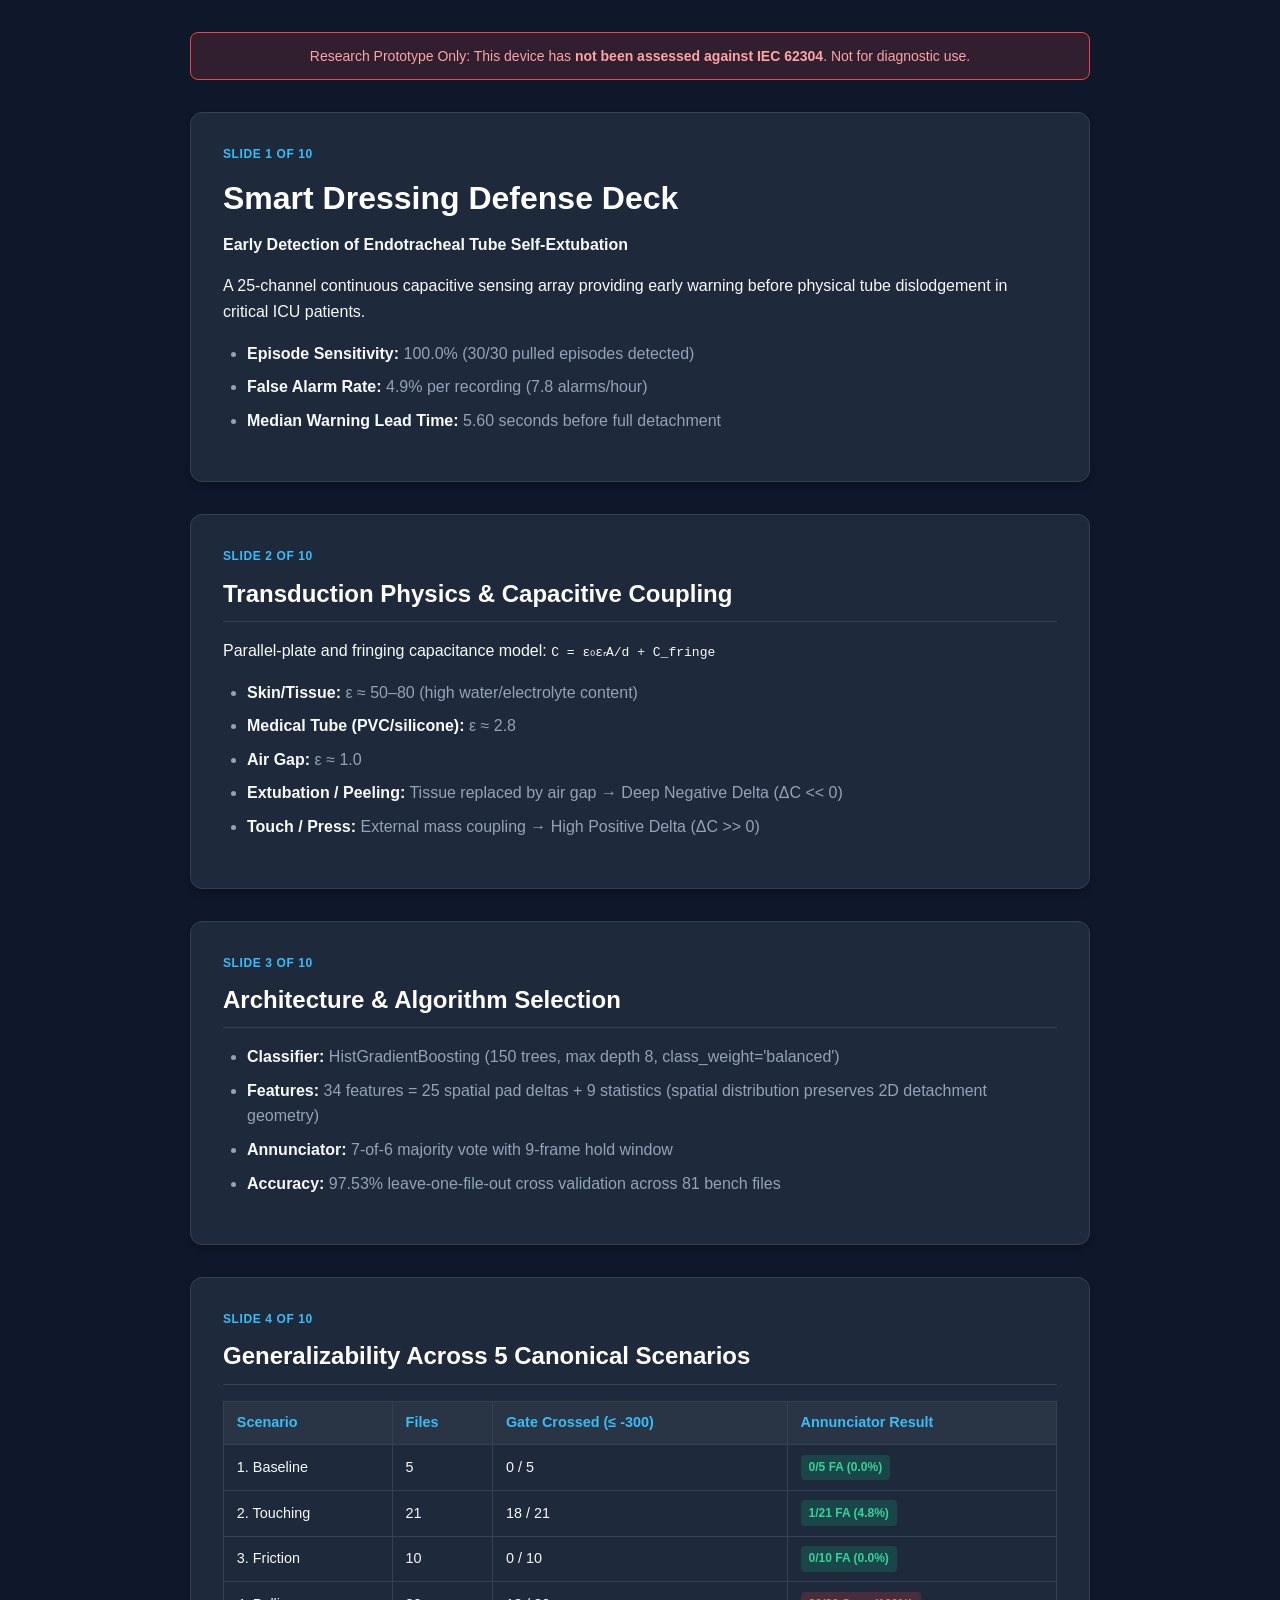
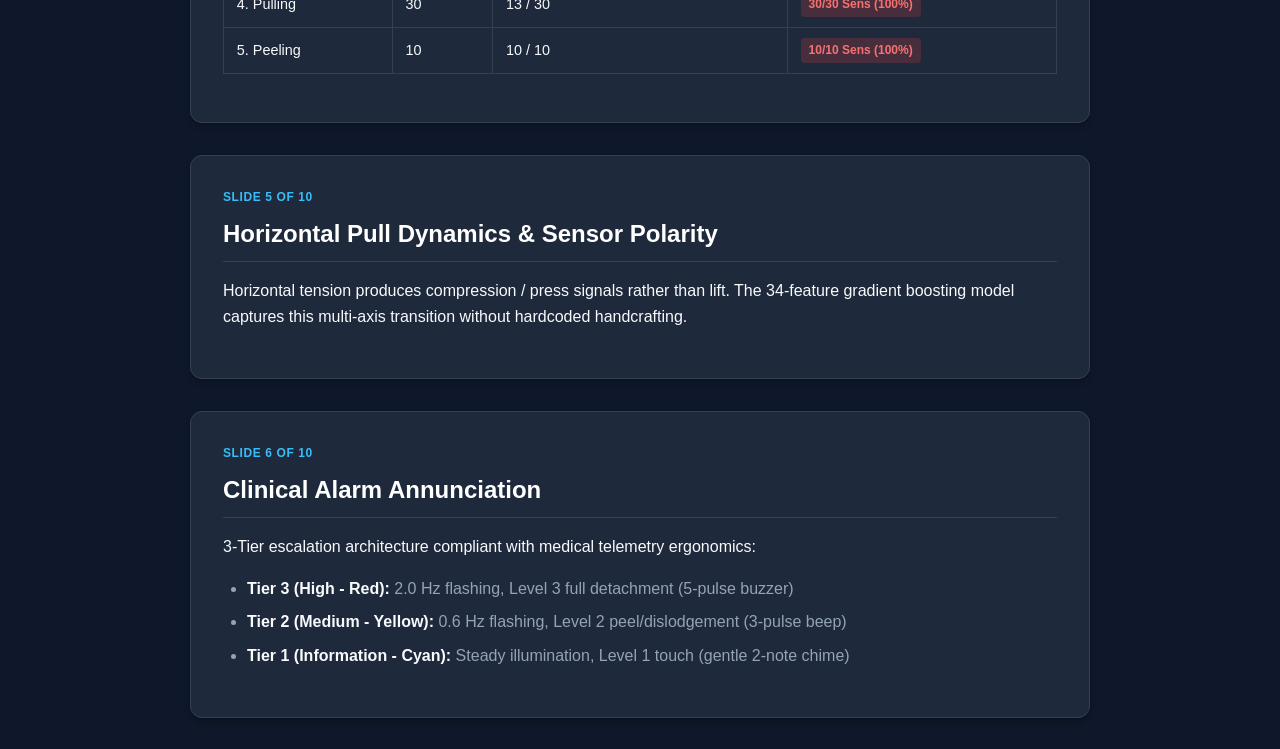
<file: docs/presentation_deck.html>
<!DOCTYPE html>
<html lang="en">
<head>
  <meta charset="UTF-8">
  <meta name="viewport" content="width=device-width, initial-scale=1.0">
  <title>Smart Dressing Defense Deck</title>
  <style>
    :root {
      --bg: #0f172a;
      --card-bg: #1e293b;
      --text: #f8fafc;
      --text-muted: #94a3b8;
      --primary: #38bdf8;
      --accent: #f59e0b;
      --danger: #ef4444;
      --success: #10b981;
      --border: #334155;
    }
    * { box-sizing: border-box; margin: 0; padding: 0; }
    body {
      font-family: -apple-system, BlinkMacSystemFont, "Segoe UI", Roboto, Helvetica, Arial, sans-serif;
      background: var(--bg);
      color: var(--text);
      line-height: 1.6;
      padding: 2rem 1rem;
    }
    .deck-container {
      max-width: 900px;
      margin: 0 auto;
      display: flex;
      flex-direction: column;
      gap: 2rem;
    }
    .disclaimer-banner {
      background: rgba(239, 68, 68, 0.15);
      border: 1px solid var(--danger);
      color: #fca5a5;
      padding: 0.75rem 1rem;
      border-radius: 8px;
      font-size: 0.875rem;
      text-align: center;
    }
    .slide-card {
      background: var(--card-bg);
      border: 1px solid var(--border);
      border-radius: 12px;
      padding: 2rem;
      box-shadow: 0 4px 6px -1px rgba(0, 0, 0, 0.3);
    }
    .slide-num {
      font-size: 0.75rem;
      text-transform: uppercase;
      letter-spacing: 0.05em;
      color: var(--primary);
      margin-bottom: 0.5rem;
      font-weight: 700;
    }
    h1 { font-size: 2rem; margin-bottom: 0.5rem; color: #fff; }
    h2 { font-size: 1.5rem; margin-bottom: 1rem; color: #fff; border-bottom: 1px solid var(--border); padding-bottom: 0.5rem; }
    p { margin-bottom: 1rem; color: var(--text); }
    ul { margin-left: 1.5rem; margin-bottom: 1rem; }
    li { margin-bottom: 0.5rem; color: var(--text-muted); }
    li strong { color: var(--text); }
    table {
      width: 100%;
      border-collapse: collapse;
      margin: 1rem 0;
      font-size: 0.9rem;
    }
    th, td {
      border: 1px solid var(--border);
      padding: 0.6rem 0.8rem;
      text-align: left;
    }
    th { background: rgba(255, 255, 255, 0.05); color: var(--primary); }
    .badge {
      display: inline-block;
      padding: 0.2rem 0.5rem;
      border-radius: 4px;
      font-size: 0.75rem;
      font-weight: 600;
    }
    .badge-success { background: rgba(16, 185, 129, 0.2); color: #34d399; }
    .badge-danger { background: rgba(239, 68, 68, 0.2); color: #f87171; }
  </style>
</head>
<body>
  <div class="deck-container">
    <div class="disclaimer-banner">
      Research Prototype Only: This device has <strong>not been assessed against IEC 62304</strong>. Not for diagnostic use.
    </div>

    <!-- Slide 1 -->
    <div class="slide-card">
      <div class="slide-num">Slide 1 of 10</div>
      <h1>Smart Dressing Defense Deck</h1>
      <p><strong>Early Detection of Endotracheal Tube Self-Extubation</strong></p>
      <p>A 25-channel continuous capacitive sensing array providing early warning before physical tube dislodgement in critical ICU patients.</p>
      <ul>
        <li><strong>Episode Sensitivity:</strong> 100.0% (30/30 pulled episodes detected)</li>
        <li><strong>False Alarm Rate:</strong> 4.9% per recording (7.8 alarms/hour)</li>
        <li><strong>Median Warning Lead Time:</strong> 5.60 seconds before full detachment</li>
      </ul>
    </div>

    <!-- Slide 2 -->
    <div class="slide-card">
      <div class="slide-num">Slide 2 of 10</div>
      <h2>Transduction Physics & Capacitive Coupling</h2>
      <p>Parallel-plate and fringing capacitance model: <code>C = ε₀εᵣA/d + C_fringe</code></p>
      <ul>
        <li><strong>Skin/Tissue:</strong> ε ≈ 50–80 (high water/electrolyte content)</li>
        <li><strong>Medical Tube (PVC/silicone):</strong> ε ≈ 2.8</li>
        <li><strong>Air Gap:</strong> ε ≈ 1.0</li>
        <li><strong>Extubation / Peeling:</strong> Tissue replaced by air gap → Deep Negative Delta (ΔC &lt;&lt; 0)</li>
        <li><strong>Touch / Press:</strong> External mass coupling → High Positive Delta (ΔC &gt;&gt; 0)</li>
      </ul>
    </div>

    <!-- Slide 3 -->
    <div class="slide-card">
      <div class="slide-num">Slide 3 of 10</div>
      <h2>Architecture & Algorithm Selection</h2>
      <ul>
        <li><strong>Classifier:</strong> HistGradientBoosting (150 trees, max depth 8, class_weight='balanced')</li>
        <li><strong>Features:</strong> 34 features = 25 spatial pad deltas + 9 statistics (spatial distribution preserves 2D detachment geometry)</li>
        <li><strong>Annunciator:</strong> 7-of-6 majority vote with 9-frame hold window</li>
        <li><strong>Accuracy:</strong> 97.53% leave-one-file-out cross validation across 81 bench files</li>
      </ul>
    </div>

    <!-- Slide 4 -->
    <div class="slide-card">
      <div class="slide-num">Slide 4 of 10</div>
      <h2>Generalizability Across 5 Canonical Scenarios</h2>
      <table>
        <thead>
          <tr>
            <th>Scenario</th>
            <th>Files</th>
            <th>Gate Crossed (&le; -300)</th>
            <th>Annunciator Result</th>
          </tr>
        </thead>
        <tbody>
          <tr><td>1. Baseline</td><td>5</td><td>0 / 5</td><td><span class="badge badge-success">0/5 FA (0.0%)</span></td></tr>
          <tr><td>2. Touching</td><td>21</td><td>18 / 21</td><td><span class="badge badge-success">1/21 FA (4.8%)</span></td></tr>
          <tr><td>3. Friction</td><td>10</td><td>0 / 10</td><td><span class="badge badge-success">0/10 FA (0.0%)</span></td></tr>
          <tr><td>4. Pulling</td><td>30</td><td>13 / 30</td><td><span class="badge badge-danger">30/30 Sens (100%)</span></td></tr>
          <tr><td>5. Peeling</td><td>10</td><td>10 / 10</td><td><span class="badge badge-danger">10/10 Sens (100%)</span></td></tr>
        </tbody>
      </table>
    </div>

    <!-- Slide 5 -->
    <div class="slide-card">
      <div class="slide-num">Slide 5 of 10</div>
      <h2>Horizontal Pull Dynamics & Sensor Polarity</h2>
      <p>Horizontal tension produces compression / press signals rather than lift. The 34-feature gradient boosting model captures this multi-axis transition without hardcoded handcrafting.</p>
    </div>

    <!-- Slide 6 -->
    <div class="slide-card">
      <div class="slide-num">Slide 6 of 10</div>
      <h2>Clinical Alarm Annunciation</h2>
      <p>3-Tier escalation architecture compliant with medical telemetry ergonomics:</p>
      <ul>
        <li><strong>Tier 3 (High - Red):</strong> 2.0 Hz flashing, Level 3 full detachment (5-pulse buzzer)</li>
        <li><strong>Tier 2 (Medium - Yellow):</strong> 0.6 Hz flashing, Level 2 peel/dislodgement (3-pulse beep)</li>
        <li><strong>Tier 1 (Information - Cyan):</strong> Steady illumination, Level 1 touch (gentle 2-note chime)</li>
      </ul>
    </div>
  </div>
</body>
</html>
</file>
